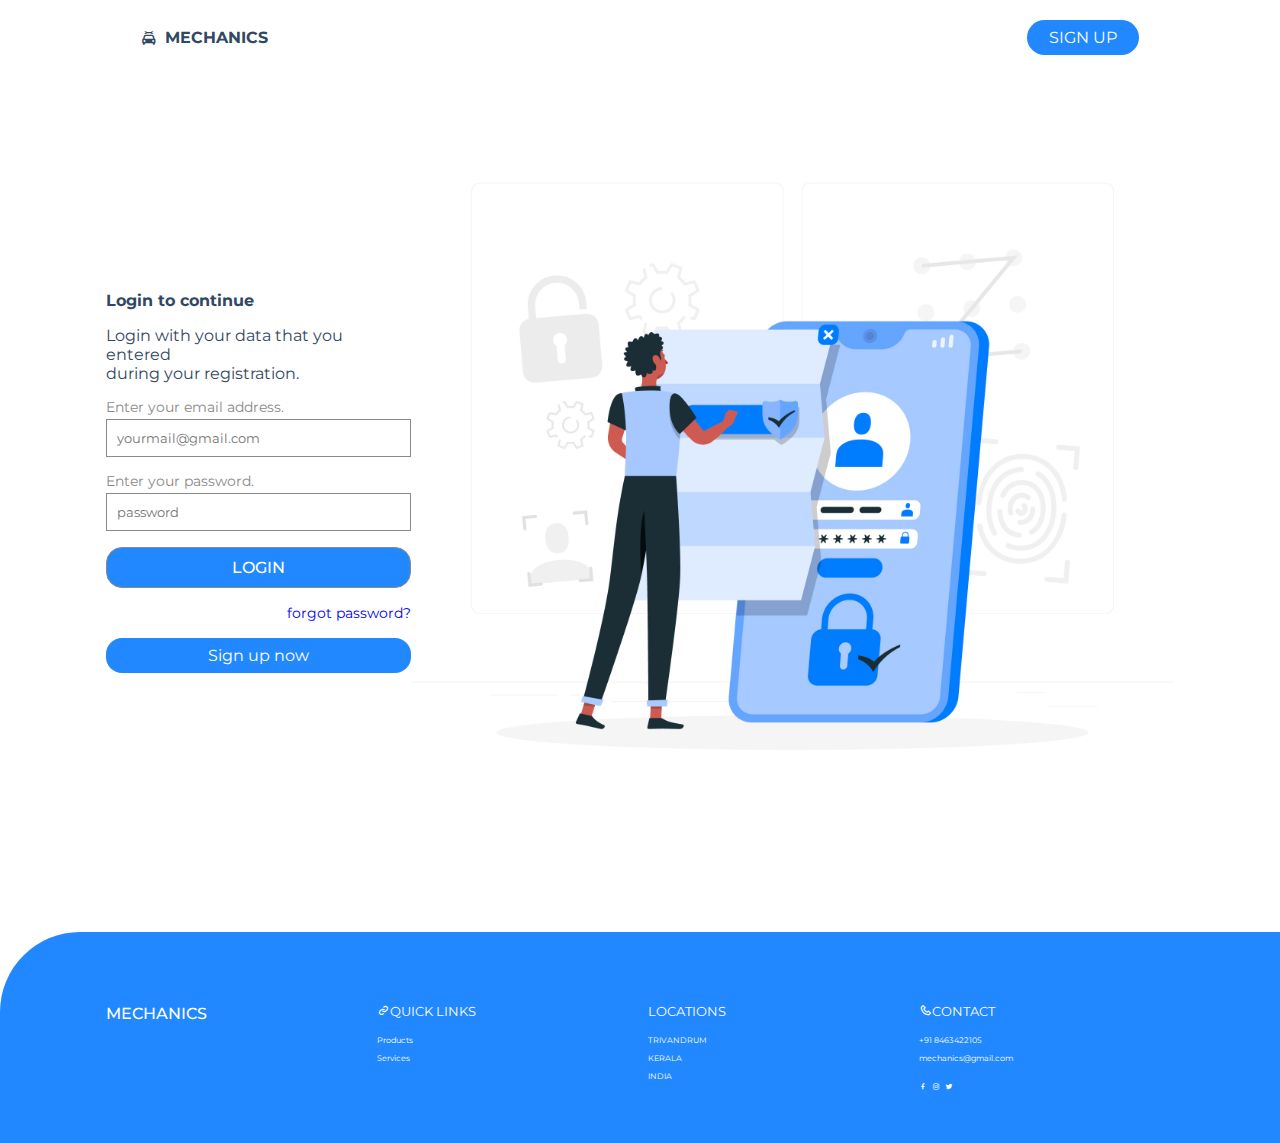
<file: login.html>
<!DOCTYPE html>
<html>
<head>
        <meta charset="UTF-8">
        <meta http-equiv="X-UA-Compatible" content="IE=edge">
        <meta name="viewport"  content="width=device-width,initial-scale=1.0">
        <title>LOGIN</title>
    
        <!--css link-->
        <link rel="stylesheet" href="style.css">
    
        <!--box icon -->
        <link rel="stylesheet"href="https://cdn.jsdelivr.net/npm/boxicons@latest/css/boxicons.min.css">
    
    
</head>
    <body>
        <!--navbar-->
            <header>
                <div class="nav container">
                    <!--logo-->
                        <a href="index.htm" class="logo"><i class='bx bxs-car-mechanic'></i>MECHANICS</a> 
            

        
                <!--login button-->
                    <a href="signup.html" class="btn">SIGN UP</a>    
                </div>               
            </header>
    <!--LOGIN-->
            <div class="login container">
                <div class="login-container">
                    <h2>Login to continue</h2>
                    <p>Login with your data that you entered <br> during your registration.</p>
                    <!--login form-->
                    <form action="">
                        <span>Enter your email address.</span>
                        <input type="email" name="" id="" placeholder="yourmail@gmail.com" required>
                    <span> Enter your password.</span>
                    <input type="password" name="" id="" placeholder="password" required>
                    <input type="submit"  value="LOGIN" class="button">
                    <a href="#">forgot password?</a>
                    </form>
                    <a href="signup.html" class="btn">Sign up now</a>
                </div>
                <!--login image-->
                <div class="login-image">
                <img src="img/20547283_6310507.jpg" alt="">
            </div>
        </div>


                    <!--footer-->

                    <section class="footer">
                        <div class="footer-container container">
                            <h2>MECHANICS</h2>
                            <div class="footer-box">
                                <h3><i class='bx bx-link' ></i>QUICK LINKS</h3>
                                <a href="#">Products</a>
                                <a href="#services">Services</a>
                                
                            </div>
                    
                            <div class="footer-box">
                                <h3><i class='bx bx-location' ></i>LOCATIONS</h3>
                                <a href="#">TRIVANDRUM</a>
                                <a href="#">KERALA</a>
                                <a href="#">INDIA</a>
                            </div>
                    
                            <div class="footer-box">
                                <h3><i class='bx bx-phone' ></i>CONTACT</h3>
                                <a href="#">+91 8463422105</a>
                                <a href="#">mechanics@gmail.com</a>
                                <div class="social">
                                    <a href="#"><i class='bx bxl-facebook' ></i></a>
                                    <a href="#"><i class='bx bxl-instagram' ></i></a>
                                    <a href="#"><i class='bx bxl-twitter' ></i></a>
                                </div>
                            </div>

                


            
                 </body>
</html>
</file>
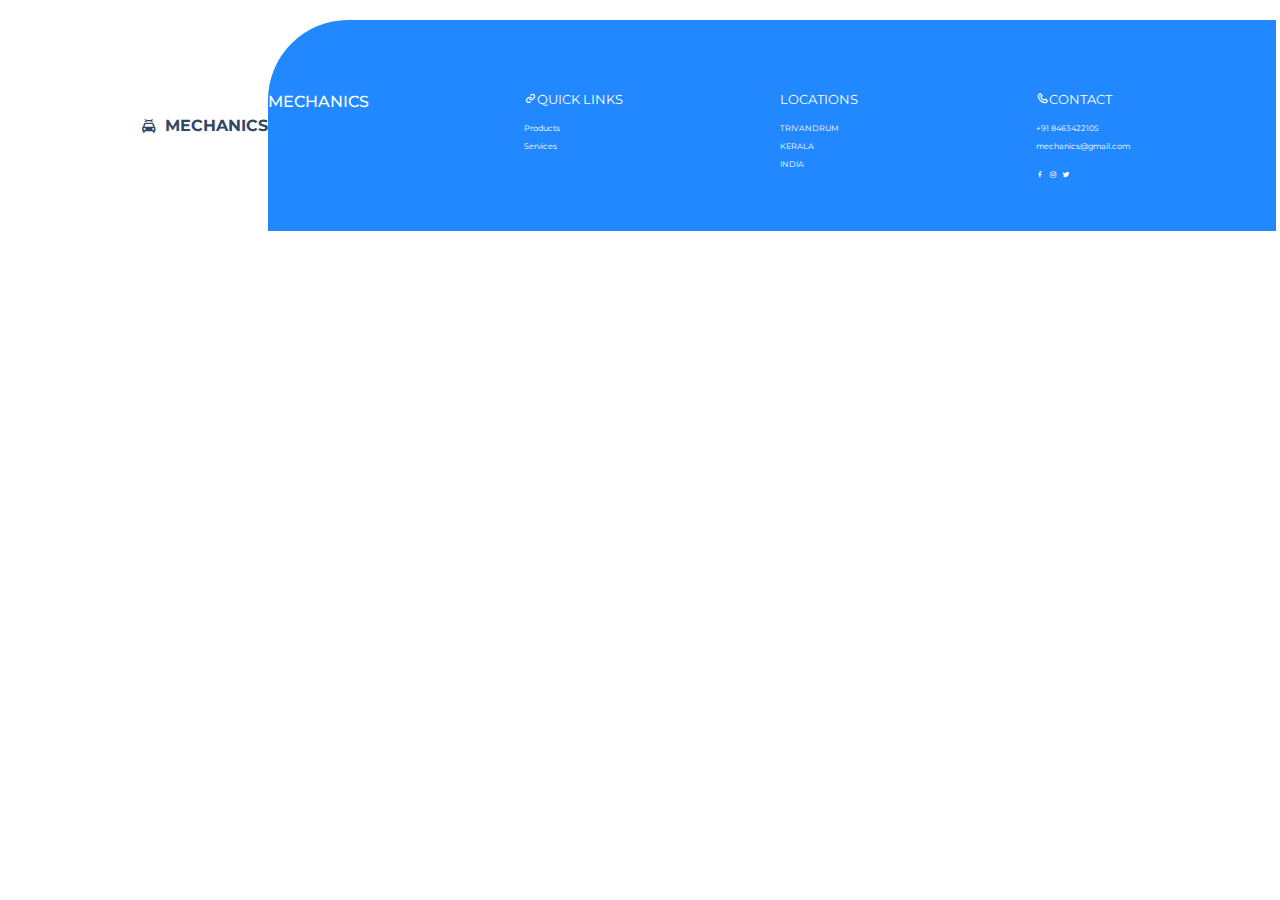
<file: pcs.html>
<!DOCTYPE html>
<html>
<head>
        <meta charset="UTF-8">
        <meta http-equiv="X-UA-Compatible" content="IE=edge">
        <meta name="viewport"  content="width=device-width,initial-scale=1.0">
        <title>LOGIN</title>
    
        <!--css link-->
        <link rel="stylesheet" href="style.css">
    
        <!--box icon -->
        <link rel="stylesheet"href="https://cdn.jsdelivr.net/npm/boxicons@latest/css/boxicons.min.css">
    
    
</head>
    <body>
        <!--navbar-->
            <header>
                <div class="nav container">
                    <!--logo-->
                        <a href="index.htm" class="logo"><i class='bx bxs-car-mechanic'></i>MECHANICS</a> 





                        <!--footer-->

                    <section class="footer">
                        <div class="footer-container container">
                            <h2>MECHANICS</h2>
                            <div class="footer-box">
                                <h3><i class='bx bx-link' ></i>QUICK LINKS</h3>
                                <a href="#">Products</a>
                                <a href="#services">Services</a>
                                
                            </div>
                    
                            <div class="footer-box">
                                <h3><i class='bx bx-location' ></i>LOCATIONS</h3>
                                <a href="#">TRIVANDRUM</a>
                                <a href="#">KERALA</a>
                                <a href="#">INDIA</a>
                            </div>
                    
                            <div class="footer-box">
                                <h3><i class='bx bx-phone' ></i>CONTACT</h3>
                                <a href="#">+91 8463422105</a>
                                <a href="#">mechanics@gmail.com</a>
                                <div class="social">
                                    <a href="#"><i class='bx bxl-facebook' ></i></a>
                                    <a href="#"><i class='bx bxl-instagram' ></i></a>
                                    <a href="#"><i class='bx bxl-twitter' ></i></a>
                                </div>
                            </div>

                


            
                 </body>
</html>
</file>
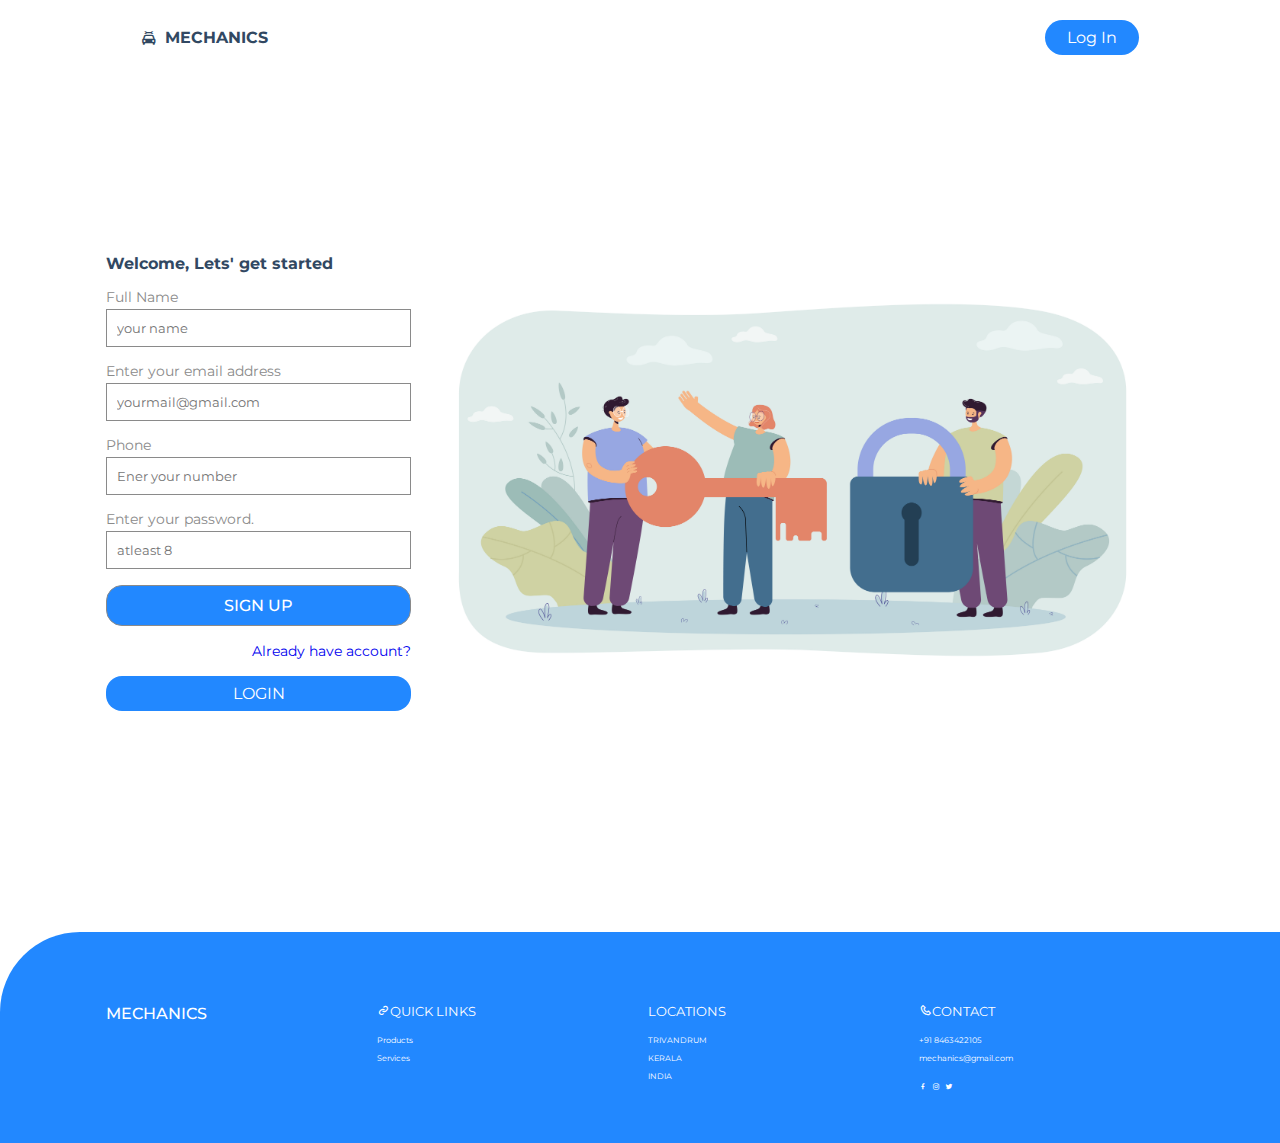
<file: signup.html>
<!DOCTYPE html>
<html>
<head>
        <meta charset="UTF-8">
        <meta http-equiv="X-UA-Compatible" content="IE=edge">
        <meta name="viewport"  content="width=device-width,initial-scale=1.0">
        <title>Sign up</title>
    
        <!--css link-->
        <link rel="stylesheet" href="style.css">
    
        <!--box icon -->
        <link rel="stylesheet"href="https://cdn.jsdelivr.net/npm/boxicons@latest/css/boxicons.min.css">
    
    
</head>
    <body>
        <!--navbar-->
            <header>
                <div class="nav container">
                    <!--logo-->
                        <a href="index.htm" class="logo"><i class='bx bxs-car-mechanic'></i>MECHANICS</a> 
            

        
                <!--login button-->
                    <a href="login.html" class="btn">Log In</a>    
                </div>               
            </header>
    <!--SIGN UP-->
            <div class="login container">
                <div class="login-container">
                    <h2>Welcome, Lets' get started</h2>
                    
                    <!--login form-->
                    <form action="">
                        <span>Full Name</span>
                        <input type="text" name="" id="" placeholder="your name" required>
                        <span>Enter your email address</span>
                        <input type="email" name="" id="" placeholder="yourmail@gmail.com" required>
                    <span>Phone</span>
                    <input type="tel" name="" id="" placeholder="Ener your number" required>
                    <span> Enter your password.</span>
                    <input type="password" name="" id="" placeholder="atleast 8" required>
                    <input type="submit"  value="SIGN UP" class="button">
                    <a href="login.html">Already have account?</a>
                    </form>
                    <a href="login.html" class="btn">LOGIN </a>
                </div>
                <!--login image-->
                <div class="login-image">
                <img src="img/login1.jpg" alt="">
            </div>
        </div>


                    <!--footer-->

                    <section class="footer">
                        <div class="footer-container container">
                            <h2>MECHANICS</h2>
                            <div class="footer-box">
                                <h3><i class='bx bx-link' ></i>QUICK LINKS</h3>
                                <a href="#">Products</a>
                                <a href="#services">Services</a>
                                
                            </div>
                    
                            <div class="footer-box">
                                <h3><i class='bx bx-location' ></i>LOCATIONS</h3>
                                <a href="#">TRIVANDRUM</a>
                                <a href="#">KERALA</a>
                                <a href="#">INDIA</a>
                            </div>
                    
                            <div class="footer-box">
                                <h3><i class='bx bx-phone' ></i>CONTACT</h3>
                                <a href="#">+91 8463422105</a>
                                <a href="#">mechanics@gmail.com</a>
                                <div class="social">
                                    <a href="#"><i class='bx bxl-facebook' ></i></a>
                                    <a href="#"><i class='bx bxl-instagram' ></i></a>
                                    <a href="#"><i class='bx bxl-twitter' ></i></a>
                                </div>
                            </div>

                


            
                 </body>
</html>
</file>
<file: style.css>
/*google fonts*/

@import url('https://fonts.googleapis.com/css2?family=Montserrat:ital,wght@0,100..900;1,100..900&display=swap');

*{
    font-family: "Montserrat", sans-serif;
margin: 0;
    padding: 0;
    box-sizing: border-box;
    scroll-behavior:auto;
    scroll-padding-top:3rem;
    list-style: none;
    text-decoration: none;
}

:root {
    --main-color:#2288ff;
    --second-color:#192f6a;
    --text-color:#314862;
    --bg-color:#fff;
    
/*box shadow */
--box-shadow: 2px 2px 18px rgb(14 52 54/ 15%);

}
    img{
        width: 100%;
    }
    
    body{
        color: var(--text-color);
    }
    section{
        padding: 4.5rem 0 3rem;
    }
    .container{
        max-width: 1068px;
        margin-left: auto;
        margin-right: auto;
    }
    header{
        display: block;
        width: 100%;
        background: var(--bg-color);
        position: fixed;
        top: 0;
        left: 0;
        z-index: 100;

    }
    .nav{
        display: flex;
        align-items: center;
        justify-content: space-between;
        padding: 20px 35px;
    }
    .logo{
        display: flex;
        align-items: center;
        column-gap: 0.5rem;
        font-size: 1rem;
        font-weight: 700;
        color: var(--text-color);
        text-transform: uppercase;
    }
    .logo.bx{
        font-size: 24px;
        color: var(--main-color);
    }
    .navbar
{
    display: flex;
}
.navbar a{
    padding: 20px 8px;
    color: var(--text-color);
    font-size: 0.5rem;
    text-transform: uppercase;
    font-weight: 500;
}
.navbar a:hover{
    color: var(--main-color);
}
#menu-icon{
    font-size: 24px;
    cursor: pointer;
    display: none;

}
#menu{
    display: none;
}

.btn{
    padding: 8px 22px;
    background: var(--main-color);
    color: var(--bg-color);
    border-radius: 2rem;

}

.btn:hover{
    background: #3492fd;
    }
    /* home*/
    .home{
        margin-top: 5rem;
        background: url(img/b1.webp);
        background-repeat: no-repeat;
        background-size: cover;
        background-position: center;
        height: 440px;
        border-radius: 1.5rem;
        display: flex;
        align-items: center;
    }
    .home-text {
        padding-left: 35px;
    }
    .home-text h1{
        color: var(--bg-color);
        font-size: 2rem;
        margin-bottom: 1rem;   
    }
    .about{
        display: grid;
        grid-template-columns: repeat(auto-fit,minmax(18rem,auto));
        gap: 2rem;
     }
     .about-img img{
            border-radius: 3rem 0 3rem 3rem;
     }
     .about-text span{
        font-size: 1rem;
        text-transform: uppercase;
        font-weight: 500;
        color: var(--main-color);
     }
     .about-text h2{
        font-size: 1rem;
     }
     .about-text p{
        font-size: 0.5rem;
        margin: 1rem 0 1rem;
        padding-bottom: -1rem;
     }
     .learn{
        font-size: 0.8rem;
     }
     .product{
        display: grid;
        grid-template-columns: repeat(auto-fit,minmax(240px,auto));
        gap: 2.4rem;
     }
     .product .box{
        padding: 20px;
        background: var(--bg-color);
        box-shadow:var(--box-shadow);
        text-align: center;
        border-radius: 2rem;
     }
     .product .box:hover{
        background: var(--main-color);
        color: var(--bg-color);
        transition: 0.6s all linear;
     }
     .product .box .bx{
        padding: 10px;
        border-radius: 50%;
        background: #f6f6fe;
        color: var(--main-color);
        font-size: 20px;
     }
     .product .box h3{
        font-size: 1.1rem;
        margin: 1rem 0 0.4rem;
     }
     .product .box p{
        font-size: 00.938rem;
     }
     .loginbx{
        font-size: 0.5rem;
     }

/*features*/
     
    .heading{
        text-align: center;
        margin-bottom: 2rem;
    }
    .heading span{
        font-weight:500 ;
        color: var(--main-color);
    }
    .heading h2{
        font-size: 1.7rem;
    }
    .heading p{
        font-size: 0.938rem;
    }
    .services{
        background:#fbfbfb ;
        border-radius: 2rem;
    }
    .services-container{
        display: grid;
        grid-template-columns: repeat(auto-fit,minmax(240px,auto));
        gap: 3rem;
        padding: 0 50px;
    }
    .services-container .box{
        background: var(--bg-color);
        padding: 10px;
        border-radius: 1.5rem;
        box-shadow: var(--box-shadow);
    }
    .services-container .box:hover{
        transform: translateY(-10px);
        transition: 1s;

    }   
     .services-container .box img{
        border-radius: 1rem;
        height: 180px;
        object-fit:cover;
        object-position: center;

     }
.services-container .box h3{
    font-size: 0.5rem;
    font-weight: 600;
    float: right;
    


}
.services-container .box .content{
    display: flex;
    justify-content: space-between;
    margin-top: 2rem;

}

.services-container .box .content .text h3{
   
    padding-bottom: 0.5rem;
}

.services-container .box .content .text  p{
    font-size: 0.8rem;
    font-weight: 500;
   
}

.services-container .box .content .icons {
   display: flex;
   align-items: center;
   column-gap: 1rem;
}

.services-container .box .content .icons .bx{
    display: flex;
    align-items: center;
    font-size: 20px;

}
.newsletter{
    display: flex;
    flex-direction: column;
    align-items: center;
    row-gap: 2rem;
    justify-content: center;
    text-align: center;

}
.newsletter h2{
    font-size: 1.7rem;

}
.newsletter form{
    background: var(--bg-color);
    box-shadow: var(--box-shadow);
    padding: 6px 10px;
    border-radius: 5rem;


}
.newsletter form input{
    border:none ;
    outline: none;
    font-size: 1rem;

}
.newsletter #email-box{
    width: 280px;
}
.newsletter .btn{
    padding: 12px 34px;
    font-weight: 500;
    text-transform: uppercase;
}
.footer{
    background: var(--main-color);
    color: var(--bg-color);
    border-radius: 5rem 0 0 0;
}
.footer-container{
    display: grid;
    grid-template-columns: repeat(auto-fit,minmax(240px,auto));
    gap: 1rem;
}
.footer-container h2{
    font-size: 1rem;
    font-weight: 500;

}
.footer-box{
    display: flex;
    flex-direction: column;

}
.footer-box h3{
    margin-bottom: 1rem;
    font-size: 0.8rem;
    font-weight: 400;
}
.footer-box a{
    font-size: 0.5rem;
    color: var(--bg-color);
    font-weight: 400;
    margin-bottom: 0.5rem;
}
.footer-box a:hover{
    color: var(--text-color);
}

.social{
    font-size: 20px;
    margin-right: 1rem;
}

.social a:hover{
color: var(--second-color);
}

.copyright{
    padding: 20px;
    text-align: center;
    color: var(--bg-color);
    background: var(--main-color);
    font-size: 0.5rem;
}

/* login*/
.login{
    display: grid;
    grid-template-columns: 0.4fr 1fr;
    align-items: center;
    min-height: 100vh;
    margin-top: 2rem;
}

.login-container{
display: flex;
flex-direction: column;
row-gap: 1rem;
border-radius: 1rem;
}
.login-container h2{
    font-size: 1rem;
    
}
.login-container p{
    font-size: 1rem;
}
.login-container form{
    display: flex;
    flex-direction: column;
}

.login-container form span{
font-size: 0.85rem;
color: #8a8a8a;
margin-bottom: 4px;
}

.login-container form input{
    border: 1px solid #8a8a8a;
    outline: none;
    padding: 10px;
    margin-bottom: 1rem;
    background: var(--bg-color);
}
.login-container form .button{
    outline: none;
    border-radius: 1rem;
    background: var(--main-color);
    color: var(--bg-color);
    font-size: 1rem;
    font-weight: 500;    
} 
.login-container form .button:hover{
    background: #3492fd;

}
.login-container form a{
    font-size: 0.9rem;
    text-align: right;
}
.login-container .btn{
    border-radius: 1rem;
    text-align: center;
    
}
.signup{
    display: grid;
    grid-template-columns: 0.4fr 1fr;
    align-items: center;
    min-height: 100vh;
    margin-top: 2rem;
}
</file>
